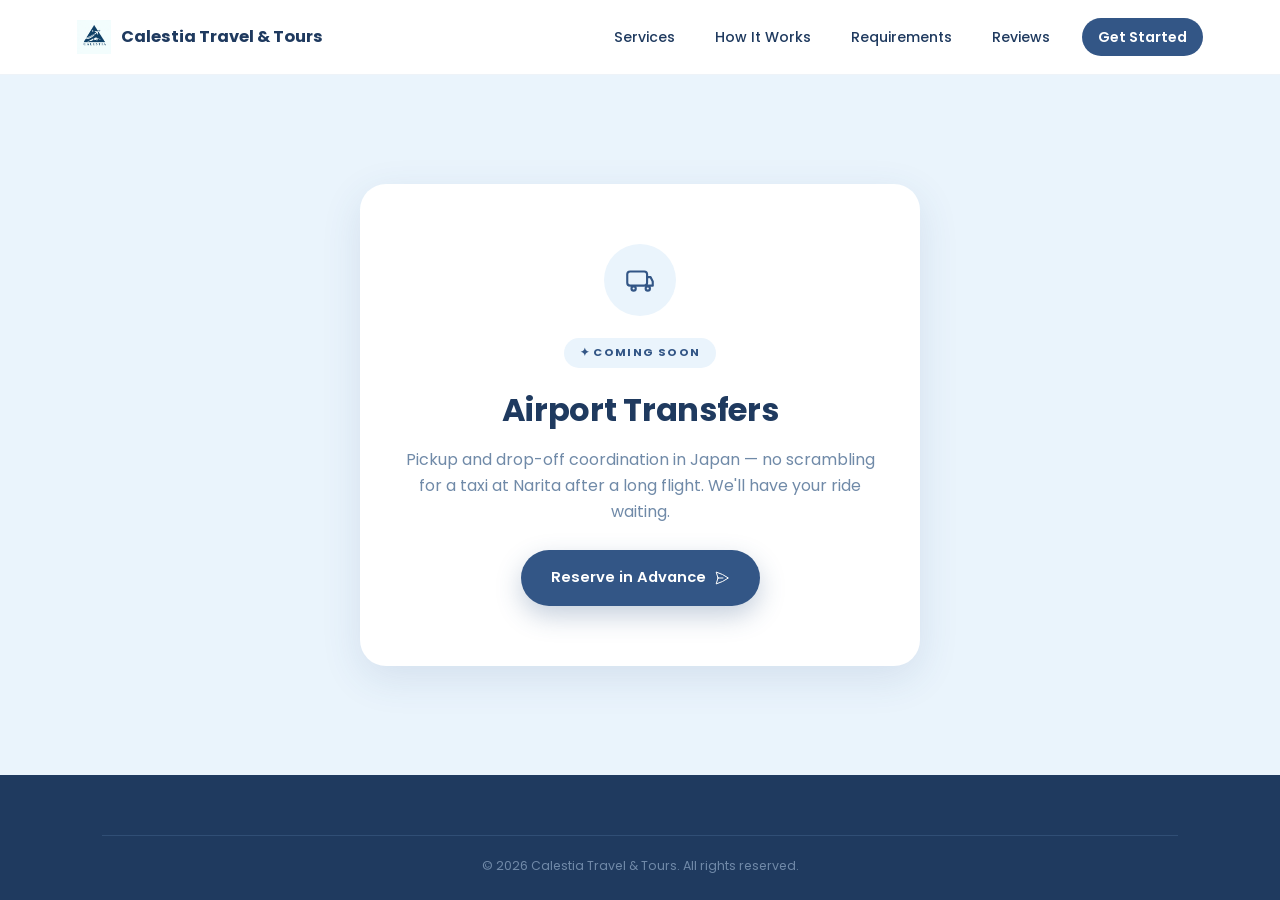
<file: airport-transfers.html>
<!DOCTYPE html>
<html lang="en">
<head>
  <meta charset="UTF-8" />
  <meta name="viewport" content="width=device-width, initial-scale=1.0" />
  <title>Calestia Travel &amp; Tours</title>
  <meta name="description" content="Airport pickup and drop-off coordination in Japan — coming soon at Calestia Travel & Tours." />

  <link rel="preconnect" href="https://fonts.googleapis.com" />
  <link rel="preconnect" href="https://fonts.gstatic.com" crossorigin />
  <link href="https://fonts.googleapis.com/css2?family=Poppins:wght@400;500;600;700&display=swap" rel="stylesheet" />
  <link rel="stylesheet" href="style.css" />
  <link rel="icon" type="image/png" href="assets/images/calestia-logo.png" />
</head>
<body>

  <nav id="navbar">
    <a href="index.html" class="nav-logo">
      <img src="assets/images/calestia-logo.png" alt="Calestia logo" class="logo-icon" />
      <span>Calestia Travel &amp; Tours</span>
    </a>
    <ul class="nav-links">
      <li><a href="index.html#services">Services</a></li>
      <li><a href="index.html#process">How It Works</a></li>
      <li><a href="index.html#requirements">Requirements</a></li>
      <li><a href="index.html#testimonials">Reviews</a></li>
      <li><a href="index.html#contact" class="nav-cta">Get Started</a></li>
    </ul>
  </nav>

  <main class="coming-soon">
    <div class="coming-soon-card">
      <div class="cs-icon">
        <svg width="34" height="34" viewBox="0 0 24 24" fill="none" stroke="#335686" stroke-width="1.5" stroke-linecap="round" stroke-linejoin="round">
          <rect x="3" y="6" width="14" height="10" rx="2"/><path d="M17 10h2.5l1.5 3v3h-4"/><circle cx="7.5" cy="18" r="1.5"/><circle cx="17.5" cy="18" r="1.5"/>
        </svg>
      </div>
      <span class="section-tag">✦ Coming Soon</span>
      <h1>Airport Transfers</h1>
      <p>Pickup and drop-off coordination in Japan — no scrambling for a taxi at Narita after a long flight. We'll have your ride waiting.</p>
      <a href="index.html#contact" class="btn-primary">
        Reserve in Advance
        <svg width="16" height="16" viewBox="0 0 24 24" fill="none" stroke="#ffffff" stroke-width="1.5" stroke-linecap="round" stroke-linejoin="round">
          <path d="M6 12 3.3 3.1A59.8 59.8 0 0 1 21.5 12 59.8 59.8 0 0 1 3.3 20.9L6 12Zm0 0h7.5"/>
        </svg>
      </a>
    </div>
  </main>

  <footer>
    <div class="footer-bottom">
      <p>© 2026 Calestia Travel &amp; Tours. All rights reserved.</p>
    </div>
  </footer>

</body>
</html>
</file>
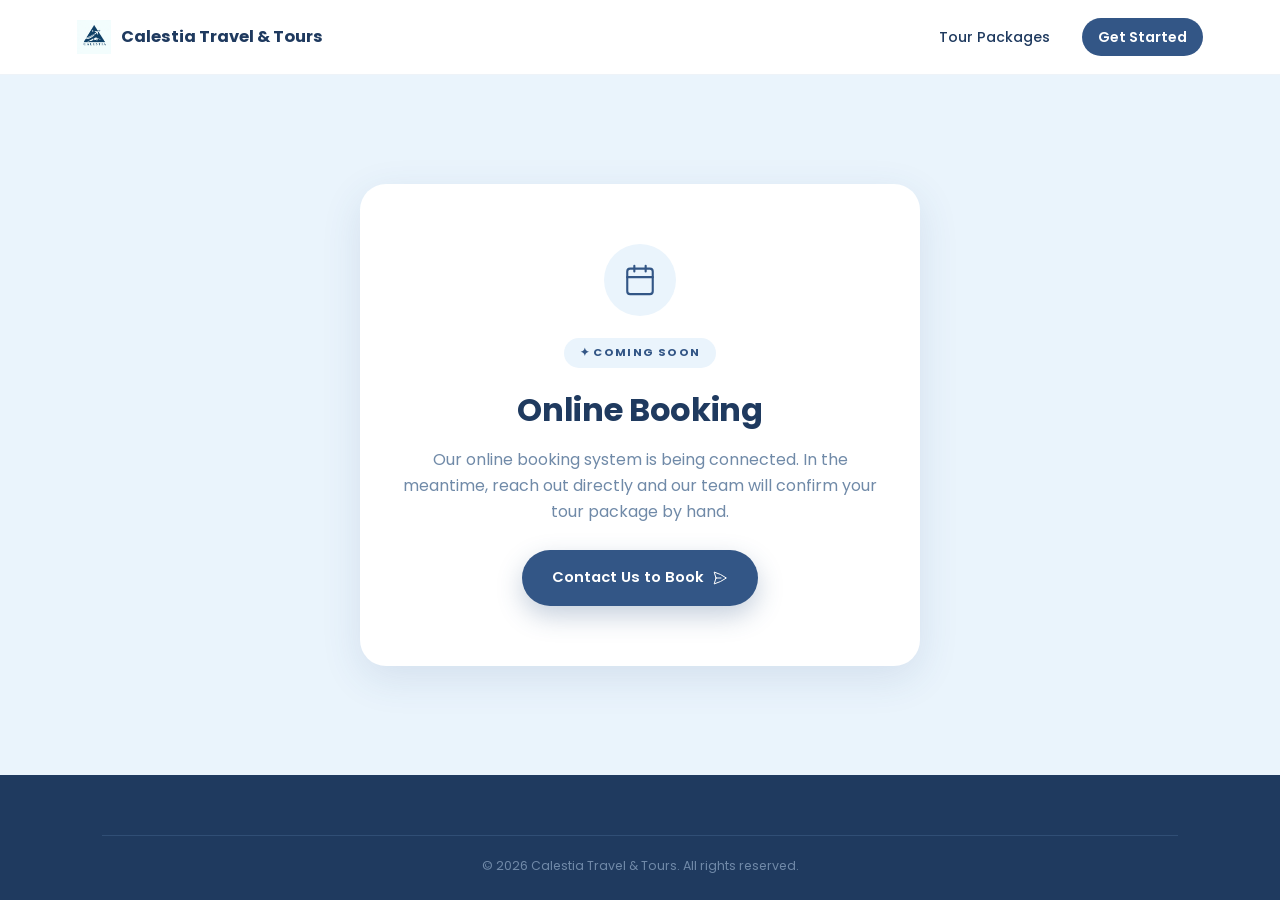
<file: booking.html>
<!DOCTYPE html>
<html lang="en">
<head>
  <meta charset="UTF-8" />
  <meta name="viewport" content="width=device-width, initial-scale=1.0" />
  <title>Calestia Travel &amp; Tours</title>
  <meta name="description" content="Booking for Calestia Travel & Tours tour packages." />

  <link rel="preconnect" href="https://fonts.googleapis.com" />
  <link rel="preconnect" href="https://fonts.gstatic.com" crossorigin />
  <link href="https://fonts.googleapis.com/css2?family=Poppins:wght@400;500;600;700&display=swap" rel="stylesheet" />
  <link rel="stylesheet" href="style.css" />
  <link rel="icon" type="image/png" href="assets/images/calestia-logo.png" />
</head>
<body>

  <nav id="navbar">
    <a href="index.html" class="nav-logo">
      <img src="assets/images/calestia-logo.png" alt="Calestia logo" class="logo-icon" />
      <span>Calestia Travel &amp; Tours</span>
    </a>
    <ul class="nav-links">
      <li><a href="tour-packages.html">Tour Packages</a></li>
      <li><a href="index.html#contact" class="nav-cta">Get Started</a></li>
    </ul>
  </nav>

  <main class="coming-soon">
    <div class="coming-soon-card">
      <div class="cs-icon">
        <svg width="34" height="34" viewBox="0 0 24 24" fill="none" stroke="#335686" stroke-width="1.5" stroke-linecap="round" stroke-linejoin="round">
          <rect x="3" y="4" width="18" height="18" rx="2"/><path d="M3 10h18M8 2v4M16 2v4"/>
        </svg>
      </div>
      <span class="section-tag">✦ Coming Soon</span>
      <h1>Online Booking</h1>
      <p>Our online booking system is being connected. In the meantime, reach out directly and our team will confirm your tour package by hand.</p>
      <a href="index.html#contact" class="btn-primary">
        Contact Us to Book
        <svg width="16" height="16" viewBox="0 0 24 24" fill="none" stroke="#ffffff" stroke-width="1.5" stroke-linecap="round" stroke-linejoin="round">
          <path d="M6 12 3.3 3.1A59.8 59.8 0 0 1 21.5 12 59.8 59.8 0 0 1 3.3 20.9L6 12Zm0 0h7.5"/>
        </svg>
      </a>
    </div>
  </main>

  <footer>
    <div class="footer-bottom">
      <p>© 2026 Calestia Travel &amp; Tours. All rights reserved.</p>
    </div>
  </footer>

</body>
</html>
</file>
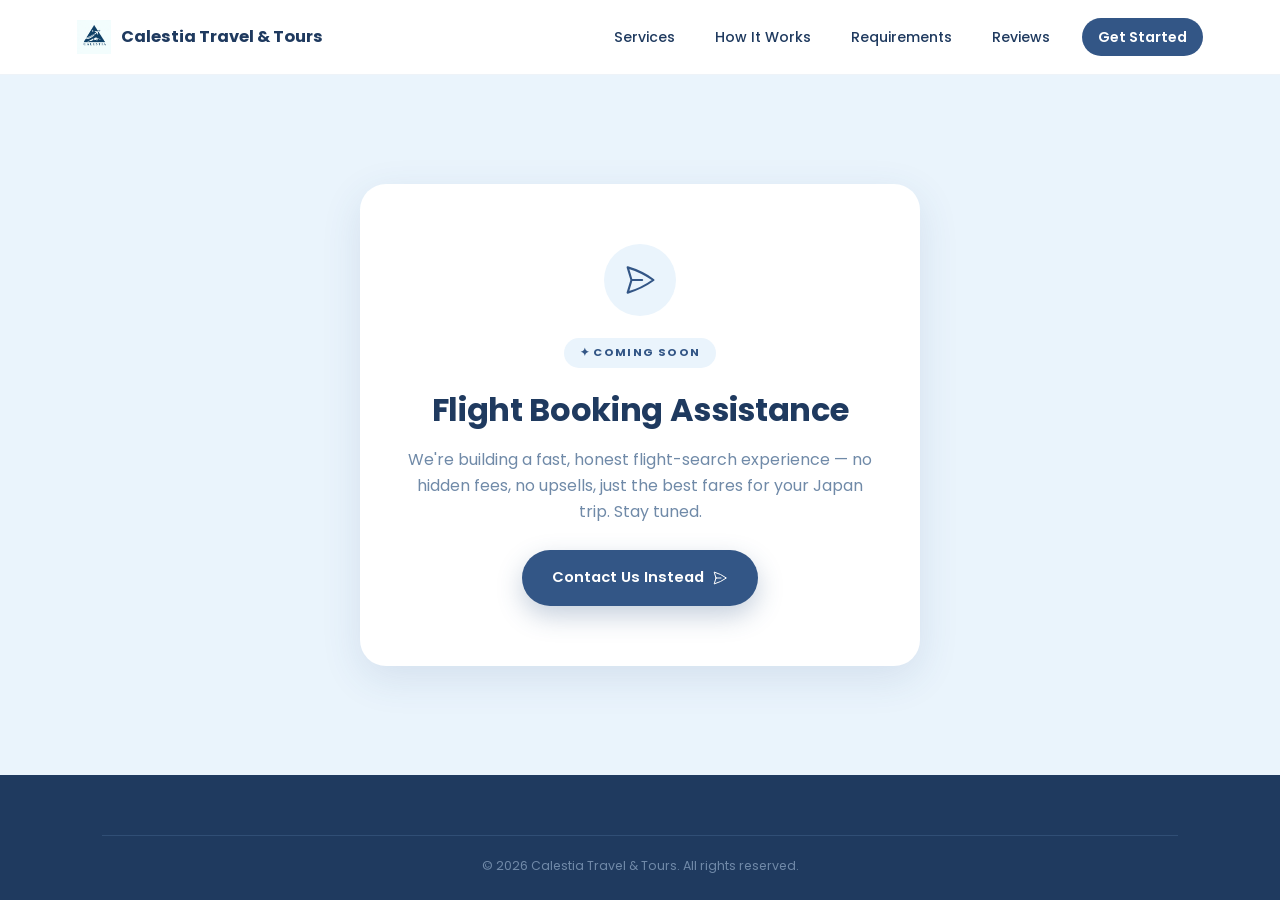
<file: flight-booking.html>
<!DOCTYPE html>
<html lang="en">
<head>
  <meta charset="UTF-8" />
  <meta name="viewport" content="width=device-width, initial-scale=1.0" />
  <title>Calestia Travel &amp; Tours</title>
  <meta name="description" content="Flight booking assistance for your Japan trip — coming soon at Calestia Travel & Tours." />

  <link rel="preconnect" href="https://fonts.googleapis.com" />
  <link rel="preconnect" href="https://fonts.gstatic.com" crossorigin />
  <link href="https://fonts.googleapis.com/css2?family=Poppins:wght@400;500;600;700&display=swap" rel="stylesheet" />
  <link rel="stylesheet" href="style.css" />
  <link rel="icon" type="image/png" href="assets/images/calestia-logo.png" />
</head>
<body>

  <!-- Simplified nav (no auth button for now) -->
  <nav id="navbar">
    <a href="index.html" class="nav-logo">
      <img src="assets/images/calestia-logo.png" alt="Calestia logo" class="logo-icon" />
      <span>Calestia Travel &amp; Tours</span>
    </a>
    <ul class="nav-links">
      <li><a href="index.html#services">Services</a></li>
      <li><a href="index.html#process">How It Works</a></li>
      <li><a href="index.html#requirements">Requirements</a></li>
      <li><a href="index.html#testimonials">Reviews</a></li>
      <li><a href="index.html#contact" class="nav-cta">Get Started</a></li>
    </ul>
  </nav>

  <main class="coming-soon">
    <div class="coming-soon-card">
      <div class="cs-icon">
        <svg width="34" height="34" viewBox="0 0 24 24" fill="none" stroke="#335686" stroke-width="1.5" stroke-linecap="round" stroke-linejoin="round">
          <path d="M6 12 3.3 3.1A59.8 59.8 0 0 1 21.5 12 59.8 59.8 0 0 1 3.3 20.9L6 12Zm0 0h7.5"/>
        </svg>
      </div>
      <span class="section-tag">✦ Coming Soon</span>
      <h1>Flight Booking Assistance</h1>
      <p>We're building a fast, honest flight-search experience — no hidden fees, no upsells, just the best fares for your Japan trip. Stay tuned.</p>
      <a href="index.html#contact" class="btn-primary">
        Contact Us Instead
        <svg width="16" height="16" viewBox="0 0 24 24" fill="none" stroke="#ffffff" stroke-width="1.5" stroke-linecap="round" stroke-linejoin="round">
          <path d="M6 12 3.3 3.1A59.8 59.8 0 0 1 21.5 12 59.8 59.8 0 0 1 3.3 20.9L6 12Zm0 0h7.5"/>
        </svg>
      </a>
    </div>
  </main>

  <footer>
    <div class="footer-bottom">
      <p>© 2026 Calestia Travel &amp; Tours. All rights reserved.</p>
    </div>
  </footer>

</body>
</html>
</file>
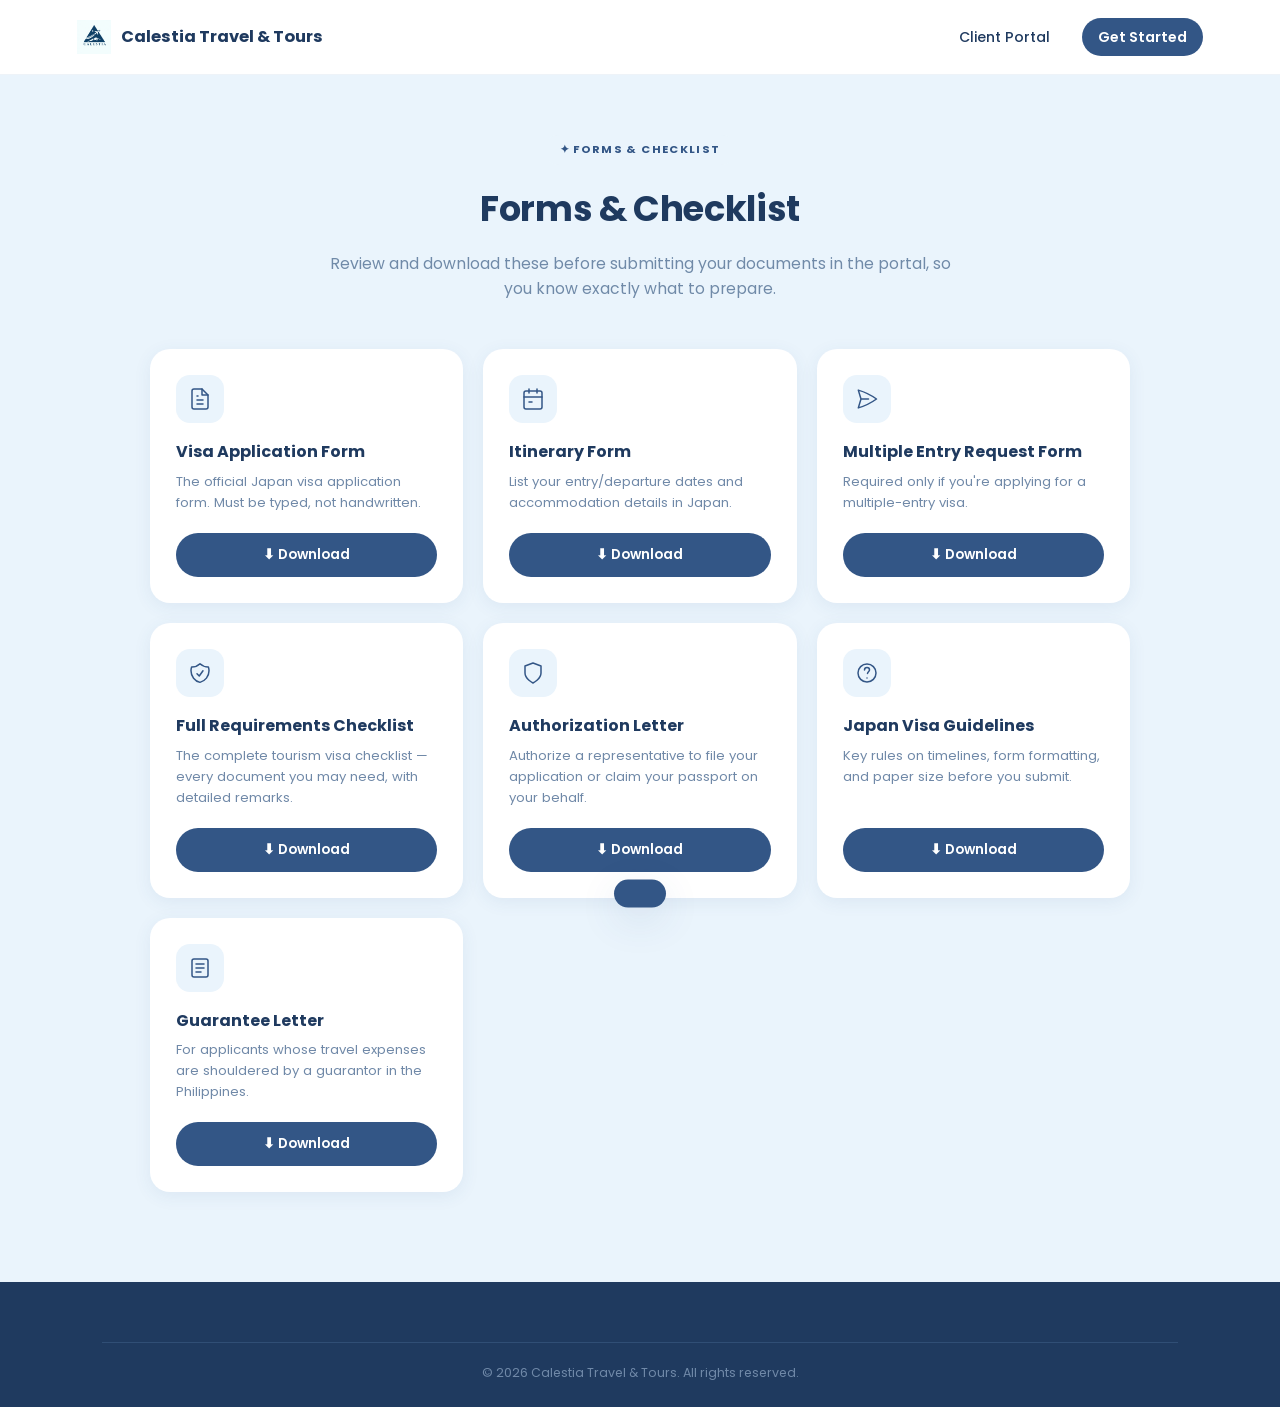
<file: forms-checklist.html>
<!DOCTYPE html>
<html lang="en">
<head>
  <meta charset="UTF-8" />
  <meta name="viewport" content="width=device-width, initial-scale=1.0" />
  <title>Calestia Travel &amp; Tours</title>
  <meta name="description" content="Download the visa application forms and requirements checklist for Calestia Travel & Tours." />

  <link rel="preconnect" href="https://fonts.googleapis.com" />
  <link rel="preconnect" href="https://fonts.gstatic.com" crossorigin />
  <link href="https://fonts.googleapis.com/css2?family=Poppins:wght@400;500;600;700&display=swap" rel="stylesheet" />
  <link rel="stylesheet" href="style.css" />
  <link rel="icon" type="image/png" href="assets/images/calestia-logo.png" />
</head>
<body>

  <nav id="navbar">
    <a href="index.html" class="nav-logo">
      <img src="assets/images/calestia-logo.png" alt="Calestia logo" class="logo-icon" />
      <span>Calestia Travel &amp; Tours</span>
    </a>
    <ul class="nav-links">
      <li><a href="client-portal.html">Client Portal</a></li>
      <li><a href="index.html#contact" class="nav-cta">Get Started</a></li>
    </ul>
  </nav>

  <main class="forms-page">
    <div class="center">
      <span class="section-tag">✦ Forms &amp; Checklist</span>
      <h2 class="section-title">Forms &amp; Checklist</h2>
      <p class="section-sub">Review and download these before submitting your documents in the portal, so you know exactly what to prepare.</p>
    </div>

    <div class="forms-grid" id="formsGrid">
      <div class="form-doc-card">
        <div class="form-doc-icon">
          <svg width="24" height="24" viewBox="0 0 24 24" fill="none" stroke="#335686" stroke-width="1.5" stroke-linecap="round" stroke-linejoin="round"><path d="M14 2H6a2 2 0 0 0-2 2v16a2 2 0 0 0 2 2h12a2 2 0 0 0 2-2V8z"/><path d="M14 2v6h6"/><path d="M9 13h6M9 17h6M9 9h1"/></svg>
        </div>
        <h3>Visa Application Form</h3>
        <p>The official Japan visa application form. Must be typed, not handwritten.</p>
        <a class="form-doc-download" href="assets/forms/visa-application-form.pdf" download>⬇ Download</a>
      </div>

      <div class="form-doc-card">
        <div class="form-doc-icon">
          <svg width="24" height="24" viewBox="0 0 24 24" fill="none" stroke="#335686" stroke-width="1.5" stroke-linecap="round" stroke-linejoin="round"><rect x="3" y="4" width="18" height="18" rx="2"/><path d="M3 10h18M8 2v4M16 2v4M8 15h3"/></svg>
        </div>
        <h3>Itinerary Form</h3>
        <p>List your entry/departure dates and accommodation details in Japan.</p>
        <a class="form-doc-download" href="assets/forms/itinerary-form.pdf" download>⬇ Download</a>
      </div>

      <div class="form-doc-card">
        <div class="form-doc-icon">
          <svg width="24" height="24" viewBox="0 0 24 24" fill="none" stroke="#335686" stroke-width="1.5" stroke-linecap="round" stroke-linejoin="round"><path d="M6 12 3.3 3.1A59.8 59.8 0 0 1 21.5 12 59.8 59.8 0 0 1 3.3 20.9L6 12Zm0 0h7.5"/></svg>
        </div>
        <h3>Multiple Entry Request Form</h3>
        <p>Required only if you're applying for a multiple-entry visa.</p>
        <a class="form-doc-download" href="assets/forms/multiple-entry-request-form.pdf" download>⬇ Download</a>
      </div>

      <div class="form-doc-card">
        <div class="form-doc-icon">
          <svg width="24" height="24" viewBox="0 0 24 24" fill="none" stroke="#335686" stroke-width="1.5" stroke-linecap="round" stroke-linejoin="round"><path d="M9 12.75 11.25 15 15 9.75m-3-7.04A11.96 11.96 0 0 1 3.6 6 12 12 0 0 0 3 9.75c0 5.6 3.8 10.3 9 11.62 5.2-1.33 9-6.02 9-11.62 0-1.31-.21-2.57-.6-3.75h-.15c-3.2 0-6.1-1.25-8.25-3.29Z"/></svg>
        </div>
        <h3>Full Requirements Checklist</h3>
        <p>The complete tourism visa checklist — every document you may need, with detailed remarks.</p>
        <a class="form-doc-download" href="assets/forms/full-requirements-checklist.pdf" download>⬇ Download</a>
      </div>

      <div class="form-doc-card">
        <div class="form-doc-icon">
          <svg width="24" height="24" viewBox="0 0 24 24" fill="none" stroke="#335686" stroke-width="1.5" stroke-linecap="round" stroke-linejoin="round"><path d="M12 22s8-4 8-10V5l-8-3-8 3v7c0 6 8 10 8 10z"/></svg>
        </div>
        <h3>Authorization Letter</h3>
        <p>Authorize a representative to file your application or claim your passport on your behalf.</p>
        <a class="form-doc-download" href="assets/forms/authorization-letter.pdf" download>⬇ Download</a>
      </div>

      <div class="form-doc-card">
        <div class="form-doc-icon">
          <svg width="24" height="24" viewBox="0 0 24 24" fill="none" stroke="#335686" stroke-width="1.5" stroke-linecap="round" stroke-linejoin="round"><circle cx="12" cy="12" r="9"/><path d="M9.5 9a2.5 2.5 0 0 1 5 0c0 1.5-2 2-2 3.5M12 17h.01"/></svg>
        </div>
        <h3>Japan Visa Guidelines</h3>
        <p>Key rules on timelines, form formatting, and paper size before you submit.</p>
        <a class="form-doc-download" href="assets/forms/japan-visa-guidelines.pdf" download>⬇ Download</a>
      </div>

      <div class="form-doc-card">
        <div class="form-doc-icon">
          <svg width="24" height="24" viewBox="0 0 24 24" fill="none" stroke="#335686" stroke-width="1.5" stroke-linecap="round" stroke-linejoin="round"><rect x="4" y="3" width="16" height="18" rx="2"/><path d="M8 8h8M8 12h8M8 16h5"/></svg>
        </div>
        <h3>Guarantee Letter</h3>
        <p>For applicants whose travel expenses are shouldered by a guarantor in the Philippines.</p>
        <a class="form-doc-download" href="assets/forms/guarantee-letter.pdf" download>⬇ Download</a>
      </div>
    </div>
  </main>

  <footer>
    <div class="footer-bottom">
      <p>© 2026 Calestia Travel &amp; Tours. All rights reserved.</p>
    </div>
  </footer>

  <div id="toast" role="status" aria-live="polite"></div>
  <script src="script.js"></script>
</body>
</html>
</file>
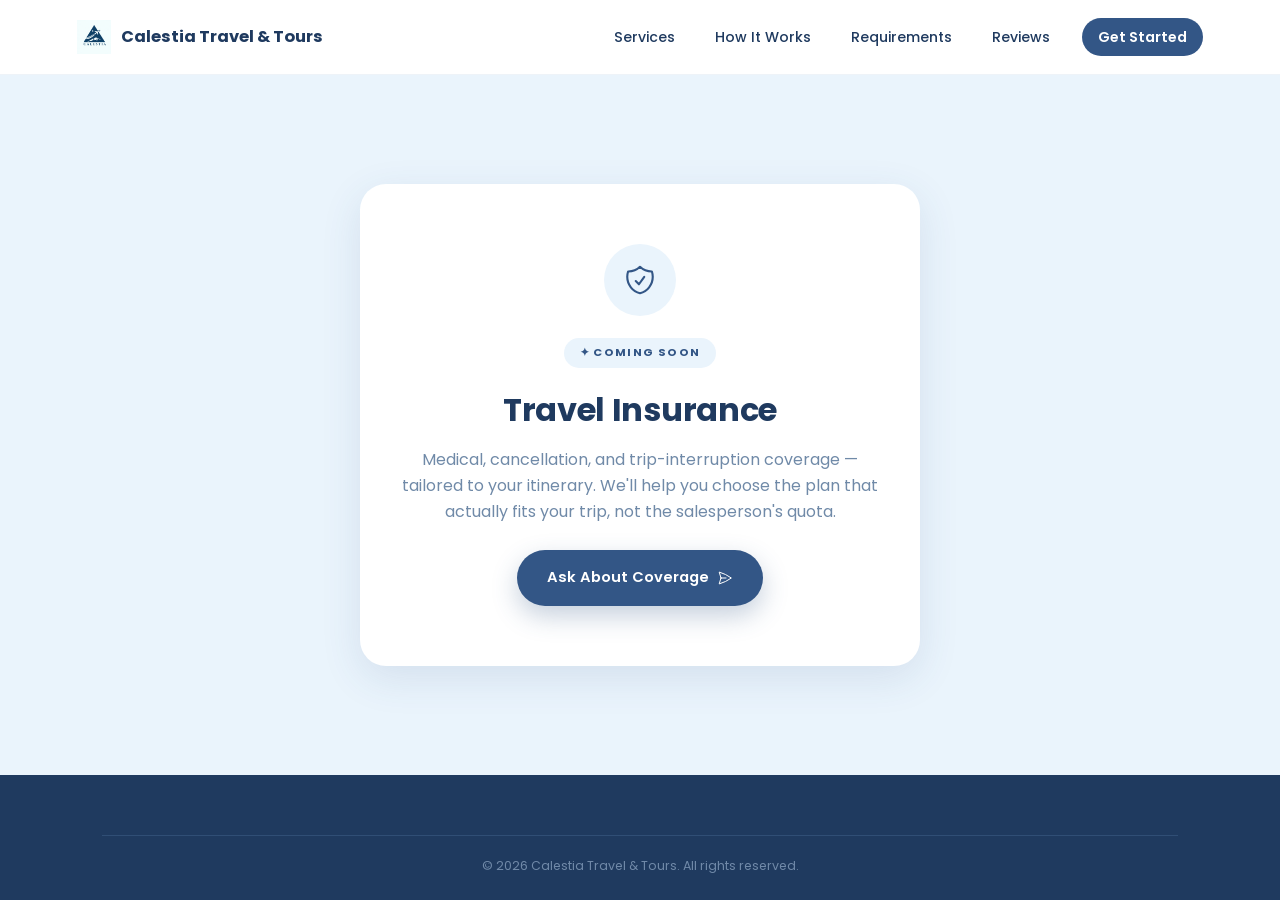
<file: travel-insurance.html>
<!DOCTYPE html>
<html lang="en">
<head>
  <meta charset="UTF-8" />
  <meta name="viewport" content="width=device-width, initial-scale=1.0" />
  <title>Calestia Travel &amp; Tours</title>
  <meta name="description" content="Medical, cancellation, and trip interruption travel insurance — coming soon at Calestia Travel & Tours." />

  <link rel="preconnect" href="https://fonts.googleapis.com" />
  <link rel="preconnect" href="https://fonts.gstatic.com" crossorigin />
  <link href="https://fonts.googleapis.com/css2?family=Poppins:wght@400;500;600;700&display=swap" rel="stylesheet" />
  <link rel="stylesheet" href="style.css" />
  <link rel="icon" type="image/png" href="assets/images/calestia-logo.png" />
</head>
<body>

  <nav id="navbar">
    <a href="index.html" class="nav-logo">
      <img src="assets/images/calestia-logo.png" alt="Calestia logo" class="logo-icon" />
      <span>Calestia Travel &amp; Tours</span>
    </a>
    <ul class="nav-links">
      <li><a href="index.html#services">Services</a></li>
      <li><a href="index.html#process">How It Works</a></li>
      <li><a href="index.html#requirements">Requirements</a></li>
      <li><a href="index.html#testimonials">Reviews</a></li>
      <li><a href="index.html#contact" class="nav-cta">Get Started</a></li>
    </ul>
  </nav>

  <main class="coming-soon">
    <div class="coming-soon-card">
      <div class="cs-icon">
        <svg width="34" height="34" viewBox="0 0 24 24" fill="none" stroke="#335686" stroke-width="1.5" stroke-linecap="round" stroke-linejoin="round">
          <path d="M9 12.75 11.25 15 15 9.75m-3-7.04A11.96 11.96 0 0 1 3.6 6 12 12 0 0 0 3 9.75c0 5.6 3.8 10.3 9 11.62 5.2-1.33 9-6.02 9-11.62 0-1.31-.21-2.57-.6-3.75h-.15c-3.2 0-6.1-1.25-8.25-3.29Z"/>
        </svg>
      </div>
      <span class="section-tag">✦ Coming Soon</span>
      <h1>Travel Insurance</h1>
      <p>Medical, cancellation, and trip-interruption coverage — tailored to your itinerary. We'll help you choose the plan that actually fits your trip, not the salesperson's quota.</p>
      <a href="index.html#contact" class="btn-primary">
        Ask About Coverage
        <svg width="16" height="16" viewBox="0 0 24 24" fill="none" stroke="#ffffff" stroke-width="1.5" stroke-linecap="round" stroke-linejoin="round">
          <path d="M6 12 3.3 3.1A59.8 59.8 0 0 1 21.5 12 59.8 59.8 0 0 1 3.3 20.9L6 12Zm0 0h7.5"/>
        </svg>
      </a>
    </div>
  </main>

  <footer>
    <div class="footer-bottom">
      <p>© 2026 Calestia Travel &amp; Tours. All rights reserved.</p>
    </div>
  </footer>

</body>
</html>
</file>
<file: style.css>
/* ==========================================================================
   Calestia Travel & Tours — Stylesheet
   Design tokens, base styles, section styles, modal styles, and responsive
   overrides. Preserves the original TSX design 1:1.
   ========================================================================== */


/* ==========================================================================
   1. Design Tokens
   ========================================================================== */
:root {
  --sky:      #95c3ed;
  --navy:     #335686;
  --white:    #ffffff;
  --sky-lt:   #eaf4fc;
  --sky-dk:   #6aaade;
  --navy-dk:  #1f3a5f;
  --navy-lt:  #4a7ab5;
  --shadow:   0 12px 40px rgba(51, 86, 134, 0.12);
  --radius:   26px;
  --container-max: 1400px;
  --nav-height: 76px;
}


/* ==========================================================================
   2. Base / Reset
   ========================================================================== */
html { scroll-behavior: smooth; scroll-padding-top: var(--nav-height); }
* { box-sizing: border-box; margin: 0; padding: 0; }
html, body { overflow-x: hidden; max-width: 100%; }
body {
  font-family: 'Poppins', sans-serif;
  color: var(--navy-dk);
  background: var(--white);
  line-height: 1.6;
}
img { max-width: 100%; display: block; }
a { text-decoration: none; color: inherit; }
ul { list-style: none; }


/* ==========================================================================
   3. Shared Helpers
   ========================================================================== */
.center {
  text-align: center;
  max-width: 640px;
  margin: 0 auto 48px;
}
.section-tag {
  display: inline-flex; align-items: center; gap: 6px;
  font-size: 0.7rem; font-weight: 700;
  letter-spacing: 0.12em; text-transform: uppercase;
  color: var(--navy); background: var(--sky-lt);
  padding: 6px 16px; border-radius: 30px;
  margin-bottom: 16px;
}
.section-title {
  font-size: 2.2rem; font-weight: 700;
  color: var(--navy-dk); margin-bottom: 14px;
  letter-spacing: -0.01em;
}
.section-sub { color: #708aa8; font-size: 0.98rem; }
section { padding: 100px max(8vw, calc((100vw - var(--container-max)) / 2)); position: relative; }

/* Grid/flex items default to a min-content minimum width, which can force
   a track wider than its container on narrow screens (e.g. a form with
   several inputs). Reset it so children shrink with their container
   instead of overflowing it. */
.services-layout > *,
.docs-layout > *,
.contact-wrap > *,
.footer-top > *,
.h-timeline > *,
.form-row > *,
.testimonial-grid > *,
.rating-summary > *,
.rs-bars,
.tour-grid > *,
.tour-hub-cards > *,
.forms-grid > *,
.portal-status-grid > *,
.portal-actions-grid > * {
  min-width: 0;
}


/* ==========================================================================
   4. Navigation
   ========================================================================== */
#navbar {
  position: sticky; top: 0; z-index: 100;
  display: flex; align-items: center; justify-content: space-between;
  padding: 20px max(6vw, calc((100vw - var(--container-max)) / 2));
  background: rgba(255, 255, 255, 0.85);
  backdrop-filter: blur(10px);
  -webkit-backdrop-filter: blur(10px);
  border-bottom: 1px solid #eef3f8;
}
.nav-logo { display: flex; align-items: center; gap: 10px; }
.nav-logo .logo-icon { width: 34px; height: 34px; object-fit: contain; }
.nav-logo span { font-weight: 700; font-size: 1.02rem; color: var(--navy-dk); }

.nav-links { display: flex; align-items: center; gap: 8px; }
.nav-links a {
  color: var(--navy-dk); font-size: 0.88rem; font-weight: 500;
  padding: 9px 16px; border-radius: 30px;
  transition: background 0.2s;
}
.nav-links a:hover { background: var(--sky-lt); }

.nav-cta { background: var(--navy) !important; color: var(--white) !important; font-weight: 600 !important; margin-left: 8px; }
.nav-cta:hover { background: var(--navy-lt) !important; }

/* Nav auth button (was inline-styled in TSX) */
.nav-auth-btn {
  background: #3B5583;
  color: #fff;
  border: none;
  padding: 9px 16px;
  border-radius: 30px;
  font-weight: 600;
  font-size: 0.88rem;
  cursor: pointer;
  font-family: inherit;
  transition: background 0.2s;
}
.nav-auth-btn:hover { background: var(--navy-lt); }

.is-hidden { display: none !important; }

.nav-user-slot { display: flex; align-items: center; gap: 8px; }
.nav-signout-btn {
  background: transparent;
  color: var(--navy-dk);
  border: 1.5px solid #dde5ee;
  padding: 8px 15px;
  border-radius: 30px;
  font-weight: 600;
  font-size: 0.85rem;
  cursor: pointer;
  font-family: inherit;
  transition: background 0.2s, border-color 0.2s;
}
.nav-signout-btn:hover { background: var(--sky-lt); border-color: var(--sky); }

.hamburger { display: none; flex-direction: column; gap: 5px; cursor: pointer; }
.hamburger span { width: 24px; height: 2px; background: var(--navy-dk); }

.mobile-menu {
  display: none;
  position: fixed; inset: 0;
  background: var(--white);
  z-index: 200;
  flex-direction: column;
  align-items: center; justify-content: center;
  gap: 26px;
}
.mobile-menu.open { display: flex; }
.mobile-menu a { color: var(--navy-dk); font-size: 1.2rem; font-weight: 600; }
.close-menu {
  position: absolute; top: 26px; right: 30px;
  font-size: 1.6rem; color: var(--navy-dk); cursor: pointer;
}

@media (max-width: 860px) {
  .nav-links { display: none; }
  .hamburger { display: flex; }
}


/* ==========================================================================
   5. Hero
   ========================================================================== */
.hero {
  background: var(--sky-lt);
  display: grid; grid-template-columns: 1.05fr 0.95fr; gap: 50px; align-items: center;
  padding: 90px max(8vw, calc((100vw - var(--container-max)) / 2)) 110px;
  overflow: hidden; position: relative;
}
.hero::before {
  content: '';
  position: absolute; top: -120px; right: -100px;
  width: 420px; height: 420px;
  background: radial-gradient(circle, rgba(149, 195, 237, 0.5), transparent 70%);
  border-radius: 50%;
  z-index: 0;
}
.hero > div,
.hero-visual { position: relative; z-index: 1; }

/* Falling sakura petals */
.petals-layer {
  position: absolute; inset: 0;
  overflow: visible;
  pointer-events: none;
  z-index: 5;
}
.petal { position: absolute; top: -30px; will-change: transform, opacity; }

@keyframes petal-fall {
  0%   { transform: translateY(0) translateX(0) rotate(0deg); opacity: 0; }
  8%   { opacity: 0.9; }
  100% { transform: translateY(720px) translateX(var(--drift)) rotate(340deg); opacity: 0; }
}

.hero-badge {
  display: inline-block;
  background: var(--white);
  border: 1px solid #dbe9f7;
  color: var(--navy);
  padding: 8px 18px;
  border-radius: 30px;
  font-size: 0.78rem; font-weight: 600;
  margin-bottom: 24px;
  box-shadow: 0 4px 14px rgba(51, 86, 134, 0.08);
}
.hero h1 {
  font-size: 3.2rem; font-weight: 700;
  color: #4a6a8f; line-height: 1.12;
  margin-bottom: 22px; letter-spacing: -0.02em;
}
.hero h1 em { font-style: normal; color: #16283f; }
.hero p.lead {
  color: #5c7a9c;
  font-size: 1.05rem;
  max-width: 460px;
  margin-bottom: 32px;
}
.hero-ctas { display: flex; gap: 14px; margin-bottom: 50px; flex-wrap: wrap; }

.btn-primary {
  background: var(--navy); color: var(--white);
  padding: 16px 30px; border-radius: 40px;
  font-weight: 600; font-size: 0.92rem;
  display: inline-flex; align-items: center; gap: 8px;
  box-shadow: 0 10px 26px rgba(51, 86, 134, 0.28);
  transition: transform 0.2s;
}
.btn-primary:hover { transform: translateY(-2px); }

.btn-outline {
  background: var(--white);
  border: 1.5px solid #dbe9f7;
  color: var(--navy-dk);
  padding: 16px 26px;
  border-radius: 40px;
  font-weight: 600; font-size: 0.92rem;
}

.hero-stats { display: flex; gap: 14px; }
.hero-stats div,
.hero-stats a {
  background: var(--white);
  border-radius: 16px;
  padding: 14px 20px;
  box-shadow: 0 6px 20px rgba(51, 86, 134, 0.08);
}
.hero-stats strong { display: block; font-size: 1.35rem; color: var(--navy-dk); }
.hero-stats span { font-size: 0.72rem; color: #8098b3; }

.hero-visual { position: relative; }
.route-card {
  background: var(--white);
  border-radius: var(--radius);
  padding: 20px;
  box-shadow: var(--shadow);
  min-height: 320px;
  display: flex; align-items: center; justify-content: center;
}
.route-img { width: 100%; height: auto; border-radius: 14px; }

.wave-divider { display: block; width: 100%; height: 70px; margin-top: -1px; }


/* ==========================================================================
   6. Services (featured + mini list)
   ========================================================================== */
.services { background: var(--white); }
.services-layout { display: grid; grid-template-columns: 1fr 1fr; gap: 30px; }

.service-feature {
  background: var(--navy);
  border-radius: var(--radius);
  padding: 44px 36px;
  color: var(--white);
}
.service-feature .card-icon { font-size: 2.4rem; margin-bottom: 16px; }
.service-feature h3 { font-size: 1.4rem; margin-bottom: 12px; }
.service-feature p { color: #cfe0f2; font-size: 0.92rem; margin-bottom: 24px; }
.service-feature a {
  display: inline-flex; align-items: center; gap: 6px;
  background: var(--white); color: var(--navy);
  padding: 12px 22px; border-radius: 40px;
  font-weight: 600; font-size: 0.88rem;
}

.service-mini-list { display: flex; flex-direction: column; gap: 12px; }
.service-mini {
  display: flex; align-items: center; gap: 16px;
  background: var(--sky-lt);
  border-radius: 18px;
  padding: 16px 18px;
  color: inherit; /* was inline in TSX */
}
.service-mini .mini-icon {
  font-size: 1.3rem; width: 44px; height: 44px;
  background: var(--white); border-radius: 14px;
  display: flex; align-items: center; justify-content: center;
  flex-shrink: 0;
}
.service-mini h4 { font-size: 0.94rem; color: var(--navy-dk); }
.service-mini p { font-size: 0.79rem; color: #7089a8; }

.soon-pill {
  margin-left: auto;
  font-size: 0.63rem; font-weight: 700;
  text-transform: uppercase;
  background: var(--white); color: var(--navy);
  padding: 4px 10px; border-radius: 20px;
  flex-shrink: 0;
}


/* ==========================================================================
   7. Process (horizontal timeline)
   ========================================================================== */
.process { background: var(--sky-lt); }
.h-timeline {
  display: grid; grid-template-columns: repeat(4, 1fr);
  gap: 24px; max-width: 980px; margin: 0 auto;
}
.timeline-step {
  background: var(--white);
  border-radius: 20px;
  padding: 30px 22px;
  text-align: center;
  box-shadow: 0 8px 24px rgba(51, 86, 134, 0.07);
}
.tl-num {
  width: 44px; height: 44px; border-radius: 50%;
  background: var(--sky-lt); color: var(--navy);
  display: flex; align-items: center; justify-content: center;
  font-weight: 700; font-size: 1.05rem;
  margin: 0 auto 16px;
}
.timeline-step h4 { font-size: 0.98rem; color: var(--navy-dk); margin-bottom: 8px; }
.timeline-step p { font-size: 0.82rem; color: #708aa8; }


/* ==========================================================================
   8. Requirements
   ========================================================================== */
.docs { background: var(--white); }
.docs-layout {
  display: grid; grid-template-columns: 0.75fr 1.25fr;
  gap: 40px; align-items: start;
}
.docs-panel {
  position: sticky; top: 110px;
  background: linear-gradient(160deg, var(--navy), var(--navy-lt));
  border-radius: var(--radius);
  padding: 40px 30px;
  color: var(--white);
}
.docs-panel .flag { font-size: 2.1rem; margin-bottom: 12px; }
.docs-panel h3 { font-size: 1.25rem; margin-bottom: 10px; }
.docs-panel p { font-size: 0.85rem; color: #cfe0f2; }

.req-list { display: flex; flex-direction: column; gap: 10px; }
.req-item {
  display: flex; gap: 16px; align-items: flex-start;
  background: var(--sky-lt);
  border-radius: 16px;
  padding: 16px 18px;
}
.req-num {
  flex-shrink: 0;
  width: 28px; height: 28px; border-radius: 50%;
  background: var(--white); color: var(--navy);
  font-weight: 700; font-size: 0.8rem;
  display: flex; align-items: center; justify-content: center;
}
.req-item p { font-size: 0.87rem; color: #3d5a7a; padding-top: 3px; }


/* ==========================================================================
   9. Testimonials / Reviews
   ========================================================================== */
.testimonials { background: var(--white); }

.hero-stat-link { text-decoration: none; display: block; transition: transform 0.2s; }
.hero-stat-link:hover { transform: translateY(-2px); }

/* Rating summary */
.rating-summary {
  max-width: 980px; margin: 0 auto 48px;
  background: var(--sky-lt);
  border-radius: var(--radius);
  padding: 32px;
  display: flex; align-items: center; gap: 32px;
  flex-wrap: wrap;
}
.rs-score { display: flex; flex-direction: column; align-items: center; gap: 4px; flex-shrink: 0; min-width: 140px; }
.rs-score-num { font-size: 2.6rem; font-weight: 700; color: var(--navy-dk); line-height: 1; }
.rs-stars { color: #e8a33d; font-size: 1.05rem; letter-spacing: 2px; }
.rs-count { font-size: 0.78rem; color: #7089a8; }
.rs-divider { width: 1px; align-self: stretch; background: #d7e6f4; flex-shrink: 0; }
.rs-bars { display: flex; flex-direction: column; gap: 6px; flex: 1; min-width: 200px; }
.rs-bar-row { display: flex; align-items: center; gap: 10px; }
.rs-bar-label { font-size: 0.74rem; color: #7089a8; width: 32px; text-align: right; flex-shrink: 0; }
.rs-bar-track { flex: 1; height: 7px; border-radius: 8px; background: var(--white); overflow: hidden; }
.rs-bar-fill { height: 100%; border-radius: 8px; background: var(--navy); }
.rs-bar-count { font-size: 0.74rem; color: #7089a8; width: 22px; flex-shrink: 0; }

/* Cards grid */
.testimonial-grid {
  max-width: var(--container-max); margin: 0 auto 56px;
  display: grid;
  grid-template-columns: repeat(auto-fill, minmax(min(300px, 100%), 1fr));
  gap: 20px;
  align-items: stretch;
}
.testimonial-empty {
  grid-column: 1 / -1;
  text-align: center;
  color: #7089a8;
  font-size: 0.95rem;
  padding: 40px 20px;
  background: var(--sky-lt);
  border-radius: var(--radius);
}
.testimonial-card {
  background: var(--white);
  border: 1px solid #eaf1fb;
  border-radius: 20px;
  padding: 24px;
  box-shadow: 0 2px 14px rgba(51, 86, 134, 0.07);
  display: flex; flex-direction: column; gap: 12px;
  height: 100%;
}
.tc-stars { color: #e8a33d; font-size: 0.95rem; letter-spacing: 1px; }
.tc-text { font-size: 0.88rem; color: #445570; line-height: 1.6; flex: 1; }
.tc-divider { height: 1px; background: var(--sky-lt); }
.tc-author { display: flex; align-items: center; gap: 12px; }
.tc-avatar {
  width: 44px; height: 44px; border-radius: 50%;
  background: var(--navy); color: var(--white);
  display: flex; align-items: center; justify-content: center;
  font-weight: 600; font-size: 0.85rem; flex-shrink: 0;
  object-fit: cover;
}
.tc-author-name { font-weight: 600; font-size: 0.88rem; color: var(--navy-dk); }
.tc-author-meta { display: flex; align-items: center; gap: 8px; flex-wrap: wrap; margin-top: 2px; }
.tc-badge {
  background: var(--sky-lt); color: var(--navy);
  font-size: 0.68rem; font-weight: 600;
  padding: 3px 10px; border-radius: 20px;
}
.tc-date { font-size: 0.72rem; color: #93aecb; }

/* Leave a Review */
.review-form-wrap { max-width: 620px; margin: 0 auto; }
.review-form-title { text-align: center; font-size: 1.3rem; color: var(--navy-dk); margin-bottom: 20px; }
.review-form-card {
  background: var(--sky-lt);
  border-radius: var(--radius);
  padding: 36px;
}
.review-form-card p { text-align: center; color: #5c7a9c; font-size: 0.92rem; margin-bottom: 18px; }
.review-form-card .btn-primary { margin: 0 auto; }
.optional-tag { text-transform: none; font-weight: 400; color: #93aecb; }

.star-picker { display: flex; gap: 2px; }
.star-btn {
  background: none; border: none; cursor: pointer;
  font-size: 1.6rem; line-height: 1; color: #cddbea;
  width: 44px; height: 44px;
  display: inline-flex; align-items: center; justify-content: center;
  transition: color 0.15s, transform 0.15s;
}
.star-btn:hover { transform: scale(1.1); }
.star-btn.is-active { color: #e8a33d; }


/* ==========================================================================
   10. Contact
   ========================================================================== */
.contact { background: var(--sky-lt); }
.contact-wrap { display: grid; grid-template-columns: 1.1fr 0.9fr; gap: 30px; }

.contact-form {
  background: var(--white);
  border-radius: var(--radius);
  padding: 42px;
  box-shadow: var(--shadow);
}
.contact-form h3 { font-size: 1.3rem; margin-bottom: 6px; color: var(--navy-dk); }
.fsub { font-size: 0.85rem; color: #7089a8; margin-bottom: 26px; }

.form-row { display: grid; grid-template-columns: 1fr 1fr; gap: 16px; }
.form-group { margin-bottom: 16px; }
.form-group label {
  display: block; font-size: 0.72rem; font-weight: 600;
  color: var(--navy); margin-bottom: 6px;
  text-transform: uppercase; letter-spacing: 0.05em;
}
.form-group input,
.form-group select,
.form-group textarea {
  width: 100%;
  padding: 13px 16px;
  border: 1.5px solid #eaf4fc;
  background: var(--sky-lt);
  border-radius: 12px;
  font-family: inherit;
  font-size: 0.9rem;
  color: var(--navy-dk);
}
.form-group input:focus,
.form-group select:focus,
.form-group textarea:focus {
  outline: none;
  border-color: var(--sky-dk);
  background: var(--white);
}
.form-group textarea { resize: vertical; min-height: 90px; }

.form-submit {
  width: 100%;
  background: var(--navy);
  color: var(--white);
  padding: 16px;
  border: none;
  border-radius: 40px;
  font-weight: 600;
  font-size: 0.95rem;
  cursor: pointer;
  display: flex; align-items: center; justify-content: center;
  gap: 8px;
  font-family: inherit;
}
.form-submit:disabled { opacity: 0.7; cursor: not-allowed; }

.contact-info {
  background: linear-gradient(160deg, var(--navy), var(--navy-lt));
  border-radius: var(--radius);
  padding: 42px 32px;
  color: var(--white);
}
.contact-info h3 { font-size: 1.2rem; margin-bottom: 10px; }
.contact-info > p { font-size: 0.88rem; color: #cfe0f2; margin-bottom: 28px; }

.contact-detail { display: flex; gap: 14px; margin-bottom: 22px; }
.contact-detail > div:last-child { min-width: 0; }
.cd-icon {
  width: 42px; height: 42px;
  background: rgba(255, 255, 255, 0.15);
  border-radius: 14px;
  display: flex; align-items: center; justify-content: center;
  font-size: 1.1rem;
  flex-shrink: 0;
}
.cd-label {
  font-size: 0.72rem;
  color: #b8cbe3;
  text-transform: uppercase;
  letter-spacing: 0.04em;
}
.cd-val { font-size: 0.92rem; font-weight: 500; overflow-wrap: break-word; }


/* ==========================================================================
   11. Footer
   ========================================================================== */
footer {
  background: var(--navy-dk);
  color: #b8cbe3;
  padding: 60px max(8vw, calc((100vw - var(--container-max)) / 2)) 24px;
}
.footer-top {
  display: grid;
  grid-template-columns: 1.4fr 1fr 1fr 1fr;
  gap: 40px;
  margin-bottom: 40px;
}
.footer-brand .logo {
  display: flex; align-items: center; gap: 8px;
  font-weight: 700; font-size: 1.1rem;
  color: var(--white); margin-bottom: 12px;
}
.footer-logo-img { width: 26px; height: 26px; object-fit: contain; }
.footer-brand p { font-size: 0.82rem; max-width: 260px; }

.footer-col h5 { color: var(--white); font-size: 0.85rem; margin-bottom: 14px; }
.footer-col li { margin-bottom: 10px; font-size: 0.82rem; }

.footer-bottom {
  border-top: 1px solid rgba(149, 195, 237, 0.15);
  padding-top: 20px;
  text-align: center;
  font-size: 0.78rem;
  color: #7089a8;
}


/* ==========================================================================
   12. Toast
   ========================================================================== */
#toast {
  position: fixed;
  bottom: 26px; left: 50%;
  transform: translateX(-50%) translateY(120%);
  background: var(--navy);
  color: var(--white);
  padding: 14px 26px;
  border-radius: 40px;
  font-size: 0.88rem;
  z-index: 300;
  transition: transform 0.3s ease;
  box-shadow: var(--shadow);
}
#toast.show { transform: translateX(-50%) translateY(0); }


/* ==========================================================================
   13. Auth Modal
   ========================================================================== */
.auth-modal {
  position: fixed; inset: 0;
  display: none;
  align-items: center; justify-content: center;
  z-index: 400;
  padding: 20px;
}
.auth-modal.open { display: flex; }

.auth-backdrop {
  position: absolute; inset: 0;
  background: rgba(31, 58, 95, 0.55);
  backdrop-filter: blur(6px);
  -webkit-backdrop-filter: blur(6px);
  animation: authFadeIn 0.2s ease;
}
@keyframes authFadeIn {
  from { opacity: 0; }
  to { opacity: 1; }
}

.auth-card {
  position: relative;
  background: var(--white);
  border-radius: var(--radius);
  padding: 40px 36px 32px;
  width: 100%;
  max-width: 440px;
  max-height: 92vh;
  overflow-y: auto;
  box-shadow: 0 30px 80px rgba(31, 58, 95, 0.25);
  animation: authSlideUp 0.28s cubic-bezier(0.16, 1, 0.3, 1);
}
@keyframes authSlideUp {
  from { opacity: 0; transform: translateY(20px); }
  to { opacity: 1; transform: translateY(0); }
}

.auth-close {
  position: absolute;
  top: 16px; right: 16px;
  width: 34px; height: 34px;
  border: none;
  background: var(--sky-lt);
  color: var(--navy-dk);
  border-radius: 50%;
  font-size: 1rem;
  cursor: pointer;
  display: flex; align-items: center; justify-content: center;
  font-family: inherit;
  transition: background 0.2s;
}
.auth-close:hover { background: #dbe9f7; }

.auth-brand {
  display: flex; align-items: center; gap: 10px;
  margin-bottom: 20px;
}
.auth-logo { width: 32px; height: 32px; object-fit: contain; }
.auth-brand span { font-weight: 700; font-size: 0.95rem; color: var(--navy-dk); }

.auth-title {
  font-size: 1.5rem; font-weight: 700;
  color: var(--navy-dk); margin-bottom: 6px;
  letter-spacing: -0.01em;
}
.auth-sub {
  font-size: 0.87rem; color: #7089a8;
  margin-bottom: 22px;
}

.auth-tabs {
  display: flex;
  background: var(--sky-lt);
  border-radius: 30px;
  padding: 4px;
  margin-bottom: 22px;
}
.auth-tab {
  flex: 1;
  border: none;
  background: transparent;
  color: var(--navy-dk);
  padding: 10px 12px;
  border-radius: 26px;
  font-weight: 600;
  font-size: 0.85rem;
  cursor: pointer;
  font-family: inherit;
  transition: all 0.2s;
}
.auth-tab.is-active {
  background: var(--navy);
  color: var(--white);
  box-shadow: 0 4px 12px rgba(51, 86, 134, 0.2);
}

.auth-form { display: none; }
.auth-form.is-active { display: block; }

.auth-row {
  display: flex;
  justify-content: flex-end;
  margin-bottom: 18px;
}
.auth-link {
  font-size: 0.78rem;
  color: var(--navy);
  font-weight: 500;
}
.auth-link:hover { text-decoration: underline; }

.auth-submit {
  width: 100%;
  background: var(--navy);
  color: var(--white);
  padding: 14px;
  border: none;
  border-radius: 40px;
  font-weight: 600;
  font-size: 0.92rem;
  cursor: pointer;
  font-family: inherit;
  transition: background 0.2s;
  margin-top: 6px;
}
.auth-submit:hover { background: var(--navy-lt); }
.auth-submit:disabled { opacity: 0.7; cursor: not-allowed; }

.auth-switch {
  text-align: center;
  font-size: 0.83rem;
  color: #7089a8;
  margin-top: 18px;
}
.auth-switch a {
  color: var(--navy);
  font-weight: 600;
}
.auth-switch a:hover { text-decoration: underline; }



   15. Password reset page
   ========================================================================== */
.reset-wrap {
  min-height: calc(100vh - 90px);
  display: flex; align-items: center; justify-content: center;
  padding: 60px 6vw; background: var(--sky-lt);
}
.reset-card {
  background: var(--white); border-radius: var(--radius); padding: 44px 36px;
  max-width: 440px; width: 100%; box-shadow: var(--shadow);
}
.reset-card .auth-brand { justify-content: center; }


/* ==========================================================================
   16. Placeholder subpage styles (flight-booking.html, etc.)
   ========================================================================== */
.coming-soon {
  min-height: calc(100vh - 200px);
  display: flex; align-items: center; justify-content: center;
  padding: 60px max(6vw, calc((100vw - var(--container-max)) / 2));
  background: var(--sky-lt);
}
.coming-soon-card {
  background: var(--white);
  border-radius: var(--radius);
  padding: 60px 40px;
  max-width: 560px;
  text-align: center;
  box-shadow: var(--shadow);
}
.coming-soon-card .cs-icon {
  width: 72px; height: 72px;
  border-radius: 50%;
  background: var(--sky-lt);
  display: flex; align-items: center; justify-content: center;
  margin: 0 auto 22px;
}
.coming-soon-card h1 {
  font-size: 2rem; font-weight: 700;
  color: var(--navy-dk); margin-bottom: 12px;
  letter-spacing: -0.01em;
}
.coming-soon-card p {
  color: #708aa8; font-size: 1rem;
  margin-bottom: 26px;
}
.coming-soon-card .btn-primary { display: inline-flex; }


/* ==========================================================================
   17. Tour Packages (hub, Domestic, International)
   ========================================================================== */

/* Hub — pick Domestic or International */
.tour-hub {
  background: var(--sky-lt);
  min-height: calc(100vh - 200px);
  padding: 70px max(6vw, calc((100vw - var(--container-max)) / 2)) 90px;
}
.tour-hub-cards {
  display: flex; flex-wrap: wrap; gap: 24px;
  justify-content: center; max-width: 700px; margin: 0 auto;
}
.tour-hub-card {
  background: var(--white);
  border-radius: var(--radius);
  overflow: hidden;
  box-shadow: var(--shadow);
  width: 100%; max-width: 320px;
  text-align: left;
  transition: transform 0.25s cubic-bezier(0.16,1,0.3,1), box-shadow 0.25s ease;
  display: flex; flex-direction: column;
}
.tour-hub-card:hover { transform: translateY(-4px); box-shadow: 0 20px 50px rgba(51,86,134,0.18); }
.tour-hub-card-img { height: 180px; overflow: hidden; background: var(--sky-lt); }
.tour-hub-card-img img { width: 100%; height: 100%; object-fit: cover; transition: transform 0.5s ease; }
.tour-hub-card:hover .tour-hub-card-img img { transform: scale(1.06); }
.tour-hub-card-body { padding: 22px; display: flex; flex-direction: column; flex: 1; }
.tour-hub-card-body p { color: #7089a8; font-size: 0.85rem; margin-bottom: 20px; flex: 1; }
.tour-hub-card-cta {
  display: block; text-align: center;
  background: var(--navy); color: var(--white);
  padding: 12px; border-radius: 14px;
  font-weight: 600; font-size: 0.92rem;
}

/* Domestic / International listing pages */
.tour-hero {
  position: relative; overflow: hidden;
  min-height: 300px;
  display: flex; align-items: center;
  padding: 60px max(6vw, calc((100vw - var(--container-max)) / 2));
}
.tour-hero-bg { position: absolute; inset: 0; z-index: 0; }
.tour-hero-bg img { width: 100%; height: 100%; object-fit: cover; }
.tour-hero-bg::after { content: ''; position: absolute; inset: 0; }
.tour-hero-content { position: relative; z-index: 1; max-width: 560px; }
.tour-hero-content h1 { font-size: clamp(1.9rem, 4.5vw, 2.8rem); font-weight: 700; margin-bottom: 12px; letter-spacing: -0.01em; }
.tour-hero-content p { font-size: 1rem; }

.tour-hero.is-light .tour-hero-bg::after { background: linear-gradient(90deg, rgba(255,255,255,0.96), rgba(255,255,255,0.75) 55%, rgba(255,255,255,0.15)); }
.tour-hero.is-light .tour-hero-content h1 { color: var(--navy-dk); }
.tour-hero.is-light .tour-hero-content p { color: #5c7a9c; }
.tour-hero.is-dark .tour-hero-bg::after { background: linear-gradient(90deg, rgba(23,35,53,0.92), rgba(23,35,53,0.7) 55%, rgba(23,35,53,0.25)); }
.tour-hero.is-dark .tour-hero-content h1 { color: var(--white); }
.tour-hero.is-dark .tour-hero-content p { color: #cfe0f2; }

.tour-listing { background: var(--sky-lt); padding: 40px max(6vw, calc((100vw - var(--container-max)) / 2)) 90px; }

.tour-search-bar {
  max-width: 1100px; margin: -28px auto 40px;
  background: var(--white);
  border-radius: 18px;
  box-shadow: var(--shadow);
  padding: 18px;
  display: flex; flex-wrap: wrap; gap: 12px;
  position: relative; z-index: 2;
}
.tour-search-bar input,
.tour-search-bar select {
  padding: 12px 16px;
  border: 1.5px solid #eaf4fc;
  background: var(--sky-lt);
  border-radius: 12px;
  font-family: inherit; font-size: 0.9rem;
  color: var(--navy-dk);
}
.tour-search-bar input { flex: 2; min-width: 200px; }
.tour-search-bar select { flex: 1; min-width: 160px; }
.tour-search-bar input:focus,
.tour-search-bar select:focus { outline: none; border-color: var(--sky-dk); background: var(--white); }

.tour-grid {
  max-width: 1100px; margin: 0 auto;
  display: grid;
  grid-template-columns: repeat(auto-fill, minmax(min(240px, 100%), 1fr));
  gap: 20px;
  align-items: stretch;
}
.tour-no-results {
  max-width: 1100px; margin: 0 auto;
  text-align: center; color: #7089a8;
  background: var(--white); border-radius: var(--radius);
  padding: 50px 20px;
}

.tour-card {
  background: var(--white);
  border-radius: 18px;
  overflow: hidden;
  box-shadow: 0 4px 18px rgba(51,86,134,0.08);
  display: flex; flex-direction: column;
  height: 100%;
  transition: transform 0.25s cubic-bezier(0.16,1,0.3,1), box-shadow 0.25s ease;
}
.tour-card:hover { transform: translateY(-4px); box-shadow: 0 16px 36px rgba(51,86,134,0.16); }
.tour-card.is-filtered-out { display: none; }
.tour-card-img { height: 150px; overflow: hidden; background: var(--sky-lt); position: relative; }
.tour-card-img img { width: 100%; height: 100%; object-fit: cover; }
.tour-card-badge {
  position: absolute; top: 10px; right: 10px;
  background: rgba(255,255,255,0.92); color: #e07a1f;
  font-size: 0.62rem; font-weight: 700; text-transform: uppercase;
  padding: 4px 10px; border-radius: 20px;
}
.tour-card-body { padding: 16px; display: flex; flex-direction: column; flex: 1; }
.tour-card-body h3 { font-size: 0.98rem; color: var(--navy-dk); margin-bottom: 4px; }
.tour-card-loc { display: flex; align-items: center; gap: 4px; font-size: 0.74rem; color: #93aecb; margin-bottom: 8px; }
.tour-card-body p.tour-card-desc { font-size: 0.8rem; color: #7089a8; margin-bottom: 14px; flex: 1; }
.tour-card-footer {
  display: flex; align-items: center; justify-content: space-between;
  border-top: 1px solid var(--sky-lt); padding-top: 12px; margin-top: auto;
}
.tour-card-price { font-size: 0.68rem; color: #93aecb; text-transform: uppercase; letter-spacing: 0.04em; }
.tour-card-price strong { display: block; font-size: 1rem; color: var(--navy); text-transform: none; letter-spacing: normal; }
.tour-card-book {
  background: var(--navy); color: var(--white);
  padding: 9px 16px; border-radius: 30px;
  font-size: 0.8rem; font-weight: 600;
}
.tour-card-book:hover { background: var(--navy-lt); }

.tour-more-banner {
  max-width: 1100px; margin: 32px auto 0;
  background: var(--white); border: 1px solid #dbe9f7;
  border-radius: var(--radius);
  padding: 24px 28px;
  display: flex; align-items: center; justify-content: space-between;
  gap: 20px; flex-wrap: wrap;
}
.tour-more-banner-text h4 { font-size: 0.95rem; color: var(--navy-dk); margin-bottom: 4px; }
.tour-more-banner-text p { font-size: 0.8rem; color: #7089a8; }


/* ==========================================================================
   18. Forms & Checklist
   ========================================================================== */
.forms-page { background: var(--sky-lt); padding: 60px max(6vw, calc((100vw - var(--container-max)) / 2)) 90px; }
.forms-grid {
  max-width: 980px; margin: 40px auto 0;
  display: grid;
  grid-template-columns: repeat(auto-fill, minmax(min(260px, 100%), 1fr));
  gap: 20px;
  align-items: stretch;
}
.form-doc-card {
  background: var(--white);
  border-radius: 20px;
  padding: 26px;
  box-shadow: 0 4px 18px rgba(51,86,134,0.08);
  display: flex; flex-direction: column;
  height: 100%;
  transition: transform 0.25s ease, box-shadow 0.25s ease;
}
.form-doc-card:hover { transform: translateY(-3px); box-shadow: 0 14px 34px rgba(51,86,134,0.14); }
.form-doc-icon {
  width: 48px; height: 48px; border-radius: 14px;
  background: var(--sky-lt);
  display: flex; align-items: center; justify-content: center;
  margin-bottom: 16px; flex-shrink: 0;
}
.form-doc-card h3 { font-size: 1rem; color: var(--navy-dk); margin-bottom: 6px; }
.form-doc-card p { font-size: 0.82rem; color: #7089a8; margin-bottom: 20px; flex: 1; }
.form-doc-download {
  display: inline-flex; align-items: center; justify-content: center; gap: 8px;
  background: var(--navy); color: var(--white);
  padding: 11px 18px; border-radius: 30px;
  font-weight: 600; font-size: 0.85rem;
  border: none; cursor: pointer; font-family: inherit;
  text-align: center;
}
.form-doc-download:hover { background: var(--navy-lt); }
.form-doc-download:disabled,
.form-doc-download.is-coming-soon {
  background: #dde5ee; color: #93aecb; cursor: not-allowed;
}




/* ==========================================================================
   20. Responsive — Tablet & Down
   ========================================================================== */
@media (max-width: 900px) {
  .hero { grid-template-columns: 1fr; padding-top: 60px; }
  .hero h1 { font-size: 2.2rem; }
  .services-layout,
  .docs-layout,
  .contact-wrap { grid-template-columns: 1fr; }
  .h-timeline { grid-template-columns: 1fr 1fr; }
  .docs-panel { position: static; }
  .footer-top { grid-template-columns: 1fr 1fr; }
  .form-row { grid-template-columns: 1fr; }
  .staff-dash-cols { grid-template-columns: 1fr; }
  section { padding: 60px 6vw; }
}


/* ==========================================================================
   21. Mobile Responsiveness Patch
   ========================================================================== */
.hero h1 { font-size: clamp(1.9rem, 6vw, 3.2rem) !important; }
.section-title { font-size: clamp(1.5rem, 4.5vw, 2.2rem) !important; }
.docs-panel h3 { font-size: clamp(1.05rem, 3vw, 1.25rem) !important; }
.service-feature h3 { font-size: clamp(1.15rem, 3.5vw, 1.4rem) !important; }

/* 44px min tap target */
button,
.btn-primary,
.btn-outline,
.form-submit,
.nav-cta,
.nav-auth-btn,
.nav-signout-btn,
.mm-auth-btn,
.auth-submit,
.tour-card-book,
.tour-hub-card-cta,
.form-doc-download,
.portal-action,
.portal-signout-btn { min-height: 44px; }
input, select, textarea { min-height: 44px; }
a { -webkit-tap-highlight-color: transparent; }

/* Slide-in mobile menu */
#mobileMenu {
  transform: translateX(100%);
  transition: transform 0.32s cubic-bezier(0.16, 1, 0.3, 1);
  visibility: hidden;
}
#mobileMenu.open { transform: translateX(0); visibility: visible; }

.mm-panel {
  width: 100%; max-width: 340px;
  margin-left: auto;
  height: 100%;
  background: var(--white);
  box-shadow: -8px 0 30px rgba(31, 58, 95, 0.15);
  display: flex; flex-direction: column;
  align-items: flex-start; justify-content: center;
  gap: 22px;
  padding: 40px 32px;
}
.mm-auth-btn {
  background: var(--navy); color: #fff;
  border: none;
  padding: 12px 22px;
  border-radius: 30px;
  font-weight: 600; font-size: 0.95rem;
  width: 100%;
  text-align: center;
  cursor: pointer;
  font-family: inherit;
  display: block;
}
.mm-user-slot { width: 100%; display: flex; flex-direction: column; gap: 12px; }
.mm-signout-btn { background: var(--white); color: var(--navy-dk); border: 1.5px solid #dde5ee; }

@media (max-width: 1024px) {
  section { padding: clamp(50px, 8vw, 90px) 6vw; }
}

@media (max-width: 767px) {
  .footer-top { grid-template-columns: 1fr 1fr !important; gap: 28px !important; }
  .hero-stats { flex-wrap: wrap; gap: 12px !important; }
  .contact-form,
  .contact-info { padding: 28px 22px !important; }
  .docs-layout { gap: 24px !important; }
}

@media (max-width: 480px) {
  html, body { overflow-x: hidden; }
  section { padding: 40px 5vw !important; }
  .hero { padding: 50px 5vw 60px !important; }
  .hero-badge { font-size: 0.7rem !important; padding: 6px 12px !important; }
  .hero-ctas { flex-direction: column; align-items: stretch; }
  .hero-ctas a { width: 100%; text-align: center; }
  .hero-stats { flex-direction: column; }
  .hero-stats div { width: 100%; }
  .footer-top { grid-template-columns: 1fr !important; }
  .service-mini { padding: 12px 14px !important; }
  .h-timeline { grid-template-columns: 1fr !important; }
  .nav-links { gap: 4px !important; }
  #navbar { padding: 14px 5vw !important; }
  .nav-logo span { font-size: 0.85rem !important; }
  .form-submit,
  .btn-primary,
  .btn-outline { width: 100%; }
  .auth-card { padding: 32px 24px 24px; }
  .auth-title { font-size: 1.3rem; }

  /* Testimonials / Reviews */
  .rating-summary { padding: 20px; gap: 20px; }
  .rs-score { min-width: 0; width: 100%; }
  .rs-divider { display: none; }
  .rs-bars { min-width: 0; width: 100%; }
  .review-form-card { padding: 24px 20px; }

  /* Tour Packages */
  .tour-hero { padding: 40px 5vw !important; min-height: 240px; }
  .tour-search-bar { margin-top: -20px; padding: 14px; }
  .tour-hub-card { max-width: 100%; }

  /* Forms & Checklist */
  .form-doc-card { padding: 20px; }

  /* Client Portal */
  .portal-hero { padding: 40px 5vw !important; }
  .portal-container { padding: 0 5vw; }
  .portal-nav { padding: 14px 5vw !important; }
  .portal-bell-panel { width: 280px; right: -60px; }

  /* Staff Portal */
  .staff-container { padding: 0 5vw; }
  .staff-stat-grid { grid-template-columns: 1fr 1fr; }
  .staff-modal-card { padding: 28px 22px; }
  .staff-status-row { flex-direction: column; align-items: stretch; }
  .staff-status-row select { min-width: 0; }
}


/* ==========================================================================
   22. Accessibility — reduced motion
   ========================================================================== */
@media (prefers-reduced-motion: reduce) {
  html { scroll-behavior: auto; }
  .petal { display: none !important; }
  *, *::before, *::after {
    animation-duration: 0.01ms !important;
    animation-iteration-count: 1 !important;
    transition-duration: 0.01ms !important;
  }
}
</file>
